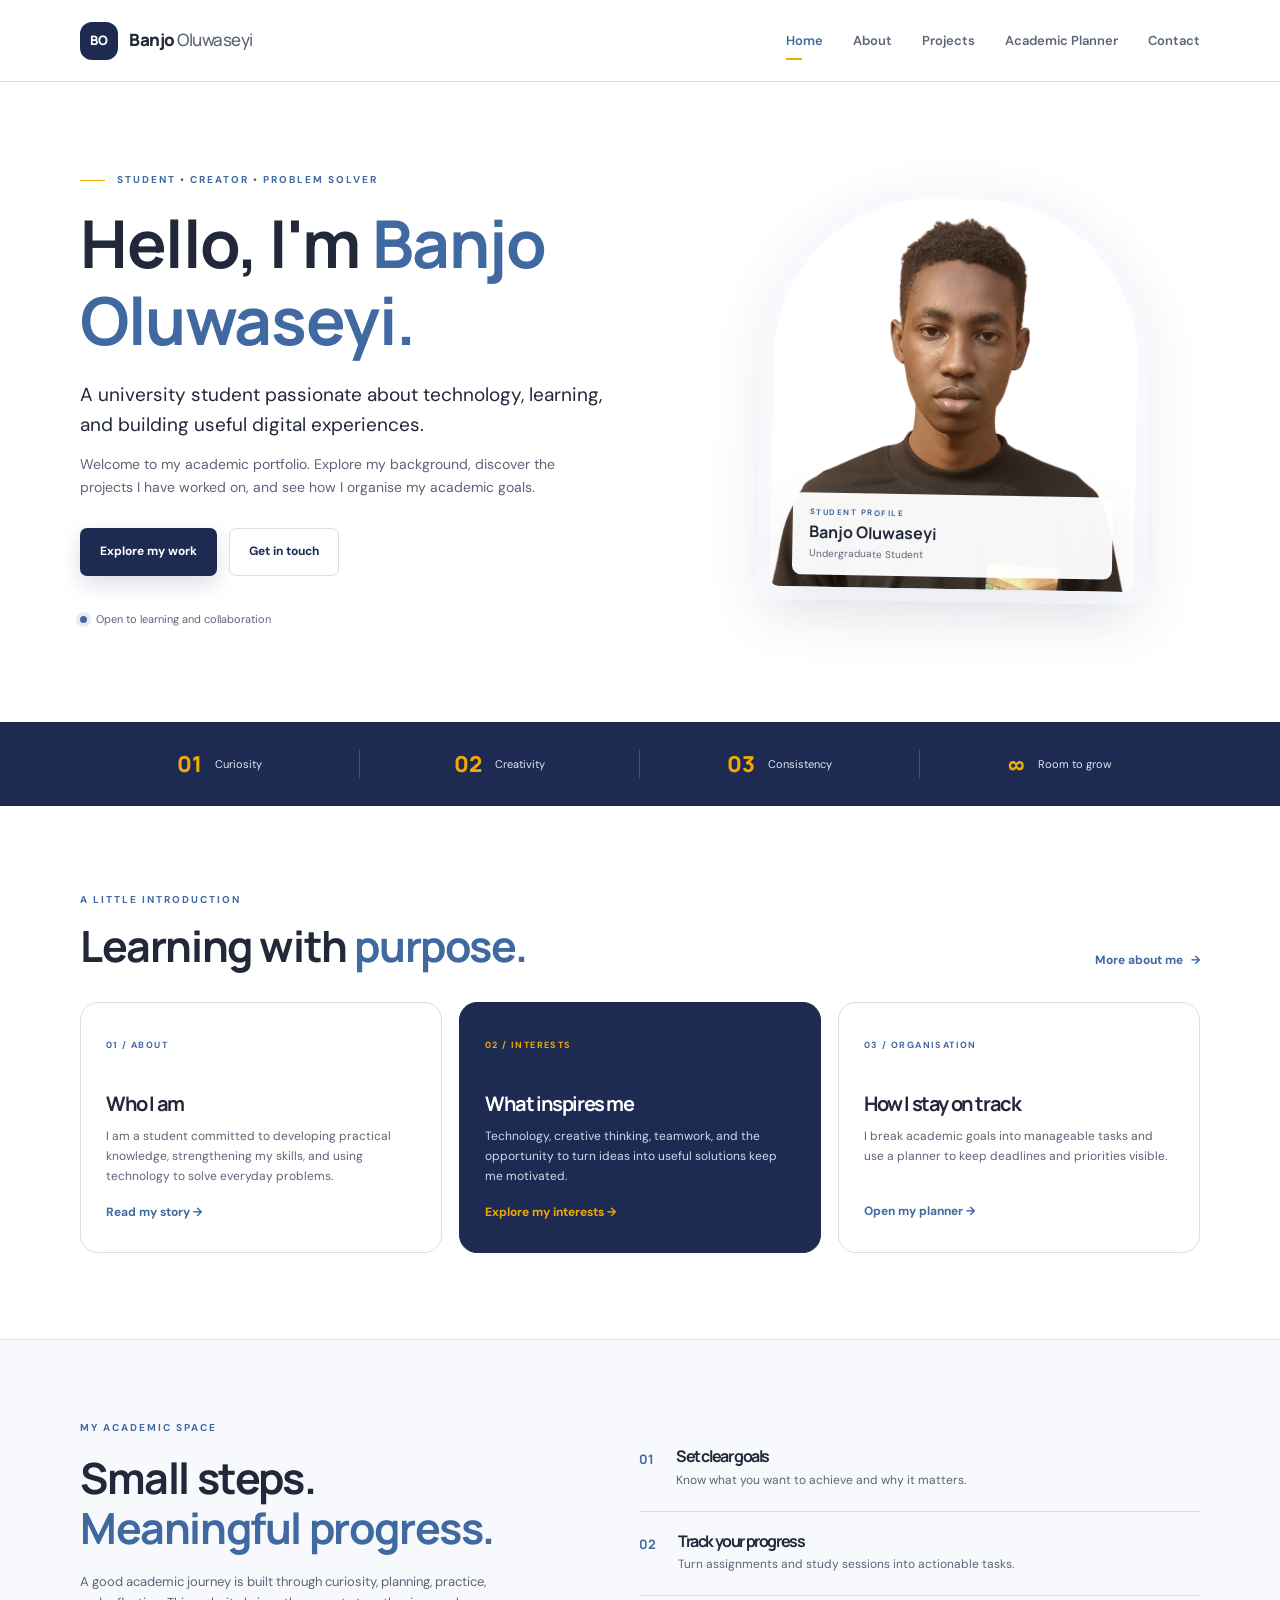
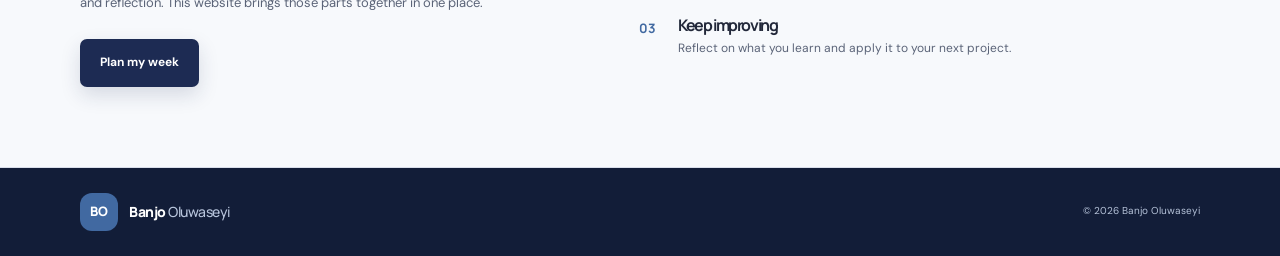
<file: index.html>
<!DOCTYPE html>
<html lang="en">
<head>
  <meta charset="UTF-8">
  <meta name="viewport" content="width=device-width, initial-scale=1.0">
  <meta name="description" content="A personal student portfolio and academic management website.">
  <title>Home | My Portfolio</title>
  <link rel="stylesheet" href="assets/css/style.css">
  <script src="assets/js/main.js" defer></script>
</head>
<body>
  <a class="skip-link" href="#main">Skip to content</a>
  <header class="site-header">
    <nav class="nav container" aria-label="Main navigation">
      <a class="brand" href="index.html"><span class="brand-mark">BO</span><span>Banjo<span class="brand-light"> Oluwaseyi</span></span></a>
      <button class="menu-toggle" aria-label="Open navigation menu" aria-expanded="false"><span></span><span></span><span></span></button>
      <ul class="nav-links">
        <li><a class="active" href="index.html">Home</a></li>
        <li><a href="about.html">About</a></li>
        <li><a href="projects.html">Projects</a></li>
        <li><a href="planner.html">Academic Planner</a></li>
        <li><a href="contact.html">Contact</a></li>
      </ul>
    </nav>
  </header>

  <main id="main">
    <section class="hero container">
      <div class="hero-copy">
        <p class="eyebrow"><span class="eyebrow-line"></span> STUDENT • CREATOR • PROBLEM SOLVER</p>
        <h1>Hello, I'm <span class="accent">Banjo Oluwaseyi.</span></h1>
        <p class="hero-lead">A university student passionate about technology, learning, and building useful digital experiences.</p>
        <p class="muted">Welcome to my academic portfolio. Explore my background, discover the projects I have worked on, and see how I organise my academic goals.</p>
        <div class="hero-actions">
          <a class="btn btn-primary" href="projects.html">Explore my work</a>
          <a class="btn btn-outline" href="contact.html">Get in touch</a>
        </div>
        <div class="hero-meta"><span class="status-dot"></span> Open to learning and collaboration</div>
      </div>
      <div class="hero-visual">
        <div class="photo-frame">
          <img src="assets/images/passport.png" >
          <div class="photo-caption"><span class="caption-label">STUDENT PROFILE</span><strong>Banjo Oluwaseyi</strong><span>Undergraduate Student</span></div>
        </div>
        
    </section>

    <section class="stats-band">
      <div class="container stats-grid">
        <div><strong>01</strong><span>Curiosity</span></div>
        <div><strong>02</strong><span>Creativity</span></div>
        <div><strong>03</strong><span>Consistency</span></div>
        <div><strong>∞</strong><span>Room to grow</span></div>
      </div>
    </section>

    <section class="section container">
      <div class="section-heading">
        <div><p class="eyebrow">A LITTLE INTRODUCTION</p><h2>Learning with <span class="accent">purpose.</span></h2></div>
        <a class="text-link" href="about.html">More about me <span aria-hidden="true">→</span></a>
      </div>
      <div class="intro-grid">
        <div class="intro-card">
          <span class="card-index">01 / ABOUT</span>
          <h3>Who I am</h3>
          <p>I am a student committed to developing practical knowledge, strengthening my skills, and using technology to solve everyday problems.</p>
          <a class="text-link" href="about.html">Read my story →</a>
        </div>
        <div class="intro-card intro-card-dark">
          <span class="card-index">02 / INTERESTS</span>
          <h3>What inspires me</h3>
          <p>Technology, creative thinking, teamwork, and the opportunity to turn ideas into useful solutions keep me motivated.</p>
          <a class="text-link light-link" href="about.html#interests">Explore my interests →</a>
        </div>
        <div class="intro-card">
          <span class="card-index">03 / ORGANISATION</span>
          <h3>How I stay on track</h3>
          <p>I break academic goals into manageable tasks and use a planner to keep deadlines and priorities visible.</p>
          <a class="text-link" href="planner.html">Open my planner →</a>
        </div>
      </div>
    </section>

    <section class="feature-section">
      <div class="container feature-grid">
        <div>
          <p class="eyebrow">MY ACADEMIC SPACE</p>
          <h2>Small steps.<br><span class="accent">Meaningful progress.</span></h2>
          <p class="muted">A good academic journey is built through curiosity, planning, practice, and reflection. This website brings those parts together in one place.</p>
          <a class="btn btn-primary" href="planner.html">Plan my week</a>
        </div>
        <div class="feature-list">
          <div class="feature-item"><span class="feature-count">01</span><div><h3>Set clear goals</h3><p>Know what you want to achieve and why it matters.</p></div></div>
          <div class="feature-item"><span class="feature-count">02</span><div><h3>Track your progress</h3><p>Turn assignments and study sessions into actionable tasks.</p></div></div>
          <div class="feature-item"><span class="feature-count">03</span><div><h3>Keep improving</h3><p>Reflect on what you learn and apply it to your next project.</p></div></div>
        </div>
      </div>
    </section>
  </main>

  <footer class="site-footer"><div class="container footer-inner"><a class="brand footer-brand" href="index.html"><span class="brand-mark">BO</span><span>Banjo<span class="brand-light"> Oluwaseyi</span></span></a><span>© <span data-year></span> Banjo Oluwaseyi</span></div></footer>
</body>
</html>
</file>
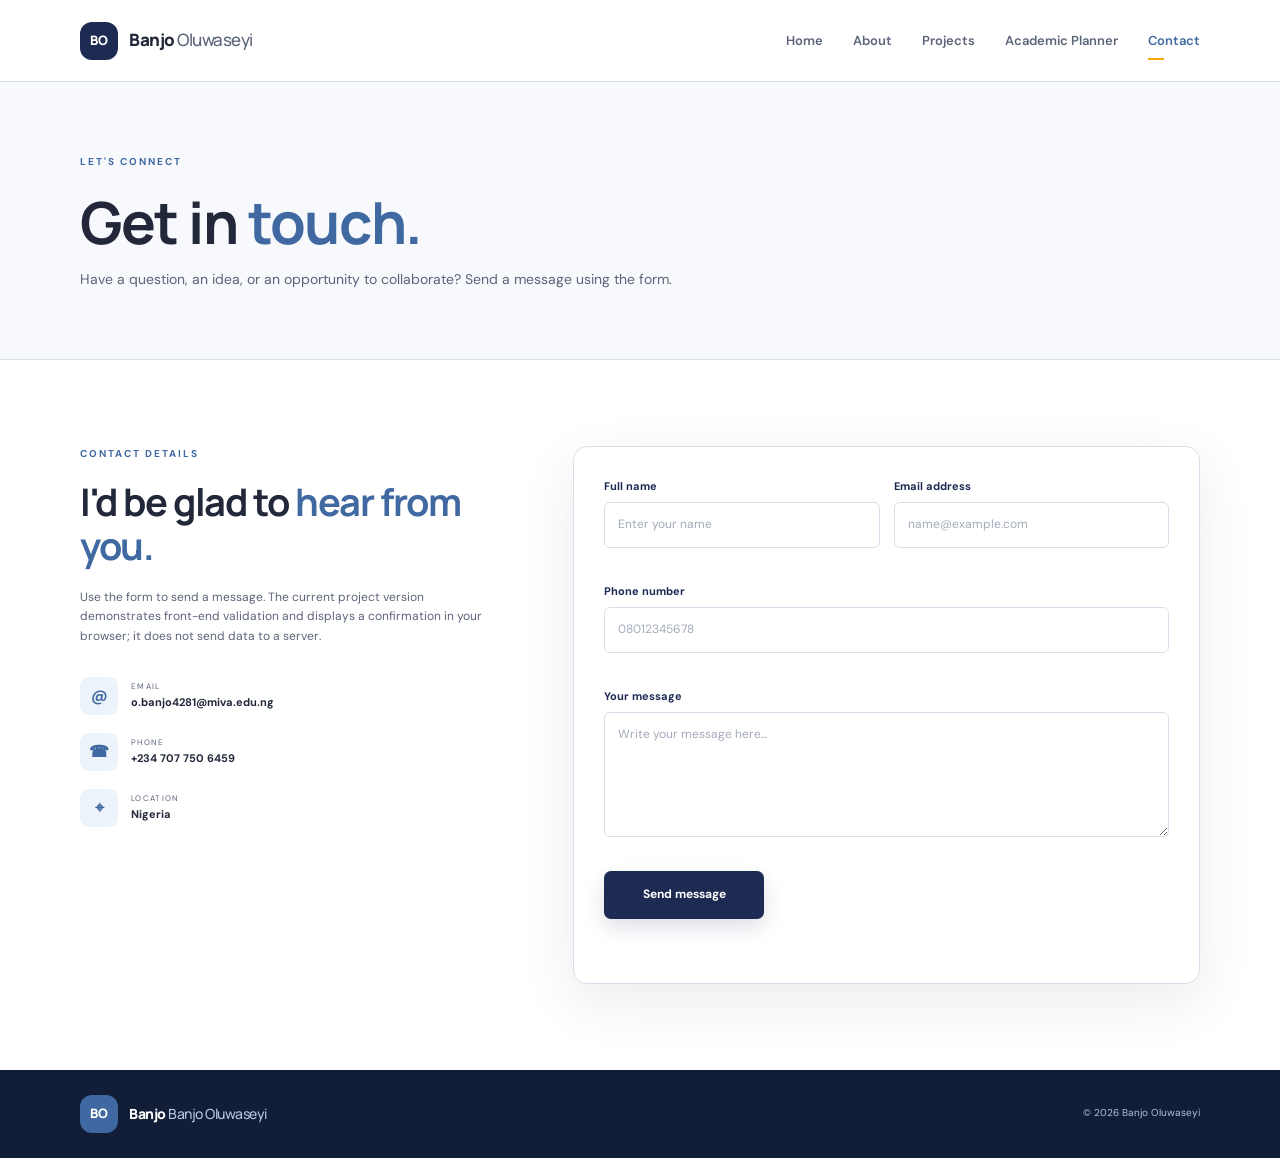
<file: contact.html>
<!DOCTYPE html>
<html lang="en">
<head>
    <meta charset="UTF-8">
    <meta name="viewport" content="width=device-width, initial-scale=1.0">
    <meta name="description" content="Contact the student behind this portfolio.">
    <title>Contact | My Portfolio</title>

    <link rel="stylesheet" href="assets/css/style.css">
    <script src="assets/js/main.js" defer></script>
</head>

<body>

    <a class="skip-link" href="#main">Skip to content</a>

    <header class="site-header">
        <nav class="nav container" aria-label="Main navigation">

            <a class="brand" href="index.html">
                <span class="brand-mark">BO</span>
                <span>Banjo<span class="brand-light"> Oluwaseyi</span></span>
            </a>

            <button class="menu-toggle" aria-label="Open navigation menu" aria-expanded="false">
                <span></span>
                <span></span>
                <span></span>
            </button>

            <ul class="nav-links">
                <li><a href="index.html">Home</a></li>
                <li><a href="about.html">About</a></li>
                <li><a href="projects.html">Projects</a></li>
                <li><a href="planner.html">Academic Planner</a></li>
                <li><a class="active" href="contact.html">Contact</a></li>
            </ul>

        </nav>
    </header>

    <main id="main">

        <section class="page-hero">
            <div class="container">
                <p class="eyebrow">LET'S CONNECT</p>
                <h1>Get in <span class="accent">touch.</span></h1>
                <p>
                    Have a question, an idea, or an opportunity to collaborate?
                    Send a message using the form.
                </p>
            </div>
        </section>

        <section class="section container contact-layout">

            <div class="contact-intro">

                <p class="eyebrow">CONTACT DETAILS</p>

                <h2>I'd be glad to <span class="accent">hear from you.</span></h2>

                <p class="muted">
                    Use the form to send a message. The current project version
                    demonstrates front-end validation and displays a confirmation
                    in your browser; it does not send data to a server.
                </p>

                <div class="contact-detail">
                    <span class="contact-icon">@</span>
                    <div>
                        <small>EMAIL</small>
                        <strong>o.banjo4281@miva.edu.ng</strong>
                    </div>
                </div>

                <div class="contact-detail">
                    <span class="contact-icon">☎</span>
                    <div>
                        <small>PHONE</small>
                        <strong>+234 707 750 6459</strong>
                    </div>
                </div>

                <div class="contact-detail">
                    <span class="contact-icon">⌖</span>
                    <div>
                        <small>LOCATION</small>
                        <strong>Nigeria</strong>
                    </div>
                </div>

            </div>

            <div class="contact-form-card">

                <form id="contactForm" novalidate>

                    <div class="form-row">

                        <div class="form-field">
                            <label for="name">Full name</label>
                            <input
                                type="text"
                                id="name"
                                name="name"
                                placeholder="Enter your name"
                                required
                            >
                            <small class="field-error" id="nameError"></small>
                        </div>

                        <div class="form-field">
                            <label for="email">Email address</label>
                            <input
                                type="email"
                                id="email"
                                name="email"
                                placeholder="name@example.com"
                                required
                            >
                            <small class="field-error" id="emailError"></small>
                        </div>

                    </div>

                    <div class="form-field">
                        <label for="phone">Phone number</label>
                        <input
                            type="tel"
                            id="phone"
                            name="phone"
                            placeholder="08012345678"
                            inputmode="numeric"
                            maxlength="11"
                            minlength="11"
                            pattern="[0-9]{11}"
                            required
                        >
                        <small class="field-error" id="phoneError"></small>
                    </div>

                    <div class="form-field">
                        <label for="message">Your message</label>
                        <textarea
                            id="message"
                            name="message"
                            rows="5"
                            placeholder="Write your message here..."
                            required
                        ></textarea>
                        <small class="field-error" id="messageError"></small>
                    </div>

                    <button class="btn btn-primary submit-btn" type="submit">
                        Send message
                    </button>

                    <p
                        id="contactStatus"
                        class="form-message"
                        role="status"
                        aria-live="polite"
                    ></p>

                </form>

            </div>

        </section>

    </main>

    <footer class="site-footer">
        <div class="container footer-inner">

            <a class="brand footer-brand" href="index.html">
                <span class="brand-mark">BO</span>
                <span>Banjo<span class="brand-light"> Banjo Oluwaseyi</span></span>
            </a>

            <span>
                © <span data-year></span> Banjo Oluwaseyi
            </span>

        </div>
    </footer>

</body>
</html>
</file>
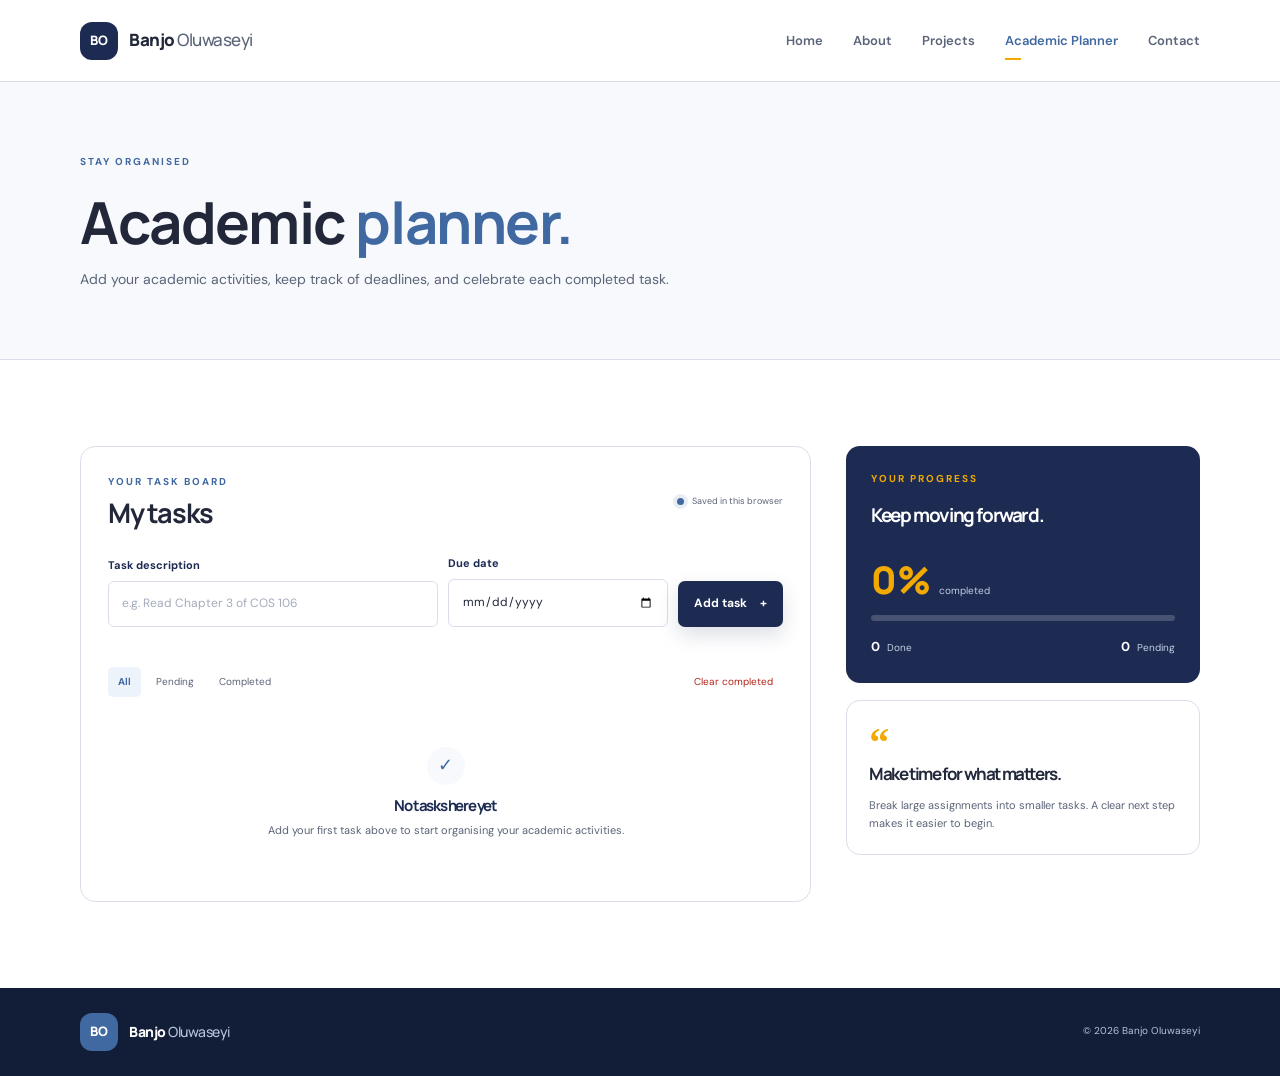
<file: planner.html>
<!DOCTYPE html>
<html lang="en">
<head><meta charset="UTF-8"><meta name="viewport" content="width=device-width, initial-scale=1.0"><meta name="description" content="Organise academic tasks with an interactive student planner."><title>Academic Planner | Student Portfolio</title><link rel="stylesheet" href="assets/css/style.css"><script src="assets/js/main.js" defer></script></head>
<body><a class="skip-link" href="#main">Skip to content</a>
<header class="site-header"><nav class="nav container" aria-label="Main navigation"><a class="brand" href="index.html"><span class="brand-mark">BO</span><span>Banjo<span class="brand-light"> Oluwaseyi</span></span></a><button class="menu-toggle" aria-label="Open navigation menu" aria-expanded="false"><span></span><span></span><span></span></button><ul class="nav-links"><li><a href="index.html">Home</a></li><li><a href="about.html">About</a></li><li><a href="projects.html">Projects</a></li><li><a class="active" href="planner.html">Academic Planner</a></li><li><a href="contact.html">Contact</a></li></ul></nav></header>
<main id="main">
<section class="page-hero"><div class="container"><p class="eyebrow">STAY ORGANISED</p><h1>Academic <span class="accent">planner.</span></h1><p>Add your academic activities, keep track of deadlines, and celebrate each completed task.</p></div></section>
<section class="section container planner-layout">
<div class="planner-main">
<div class="planner-heading"><div><p class="eyebrow">YOUR TASK BOARD</p><h2>My tasks</h2></div><span class="saved-label"><span class="status-dot"></span> Saved in this browser</span></div>
<form id="taskForm" class="task-form" novalidate>
<div class="form-field task-input-field"><label for="taskTitle">Task description</label><input id="taskTitle" name="taskTitle" type="text" placeholder="e.g. Read Chapter 3 of COS 106" maxlength="100" required></div>
<div class="form-field"><label for="taskDate">Due date</label><input id="taskDate" name="taskDate" type="date"></div>
<button class="btn btn-primary add-task-btn" type="submit">Add task <span aria-hidden="true">+</span></button>
</form>
<p id="taskMessage" class="form-message" aria-live="polite"></p>
<div class="task-toolbar"><div class="filter-tabs" role="group" aria-label="Filter tasks"><button class="filter-btn active" type="button" data-filter="all">All</button><button class="filter-btn" type="button" data-filter="active">Pending</button><button class="filter-btn" type="button" data-filter="completed">Completed</button></div><button id="clearCompleted" class="subtle-button" type="button">Clear completed</button></div>
<ul id="taskList" class="task-list" aria-live="polite"></ul>
<div id="emptyState" class="empty-state"><div class="empty-icon">✓</div><h3>No tasks here yet</h3><p>Add your first task above to start organising your academic activities.</p></div>
</div>
<aside class="planner-aside"><div class="progress-card"><p class="eyebrow">YOUR PROGRESS</p><h3>Keep moving forward.</h3><div class="progress-number"><strong id="progressPercent">0%</strong><span>completed</span></div><div class="progress-track"><span id="progressBar"></span></div><div class="progress-stats"><span><strong id="completedCount">0</strong> Done</span><span><strong id="pendingCount">0</strong> Pending</span></div></div><div class="tip-card"><span class="tip-mark">“</span><h3>Make time for what matters.</h3><p>Break large assignments into smaller tasks. A clear next step makes it easier to begin.</p></div></aside>
</section>
</main>
<footer class="site-footer"><div class="container footer-inner"><a class="brand footer-brand" href="index.html"><span class="brand-mark">BO</span><span>Banjo<span class="brand-light"> Oluwaseyi</span></span></a><span>© <span data-year></span> Banjo Oluwaseyi</span></div></footer></body></html>
</file>
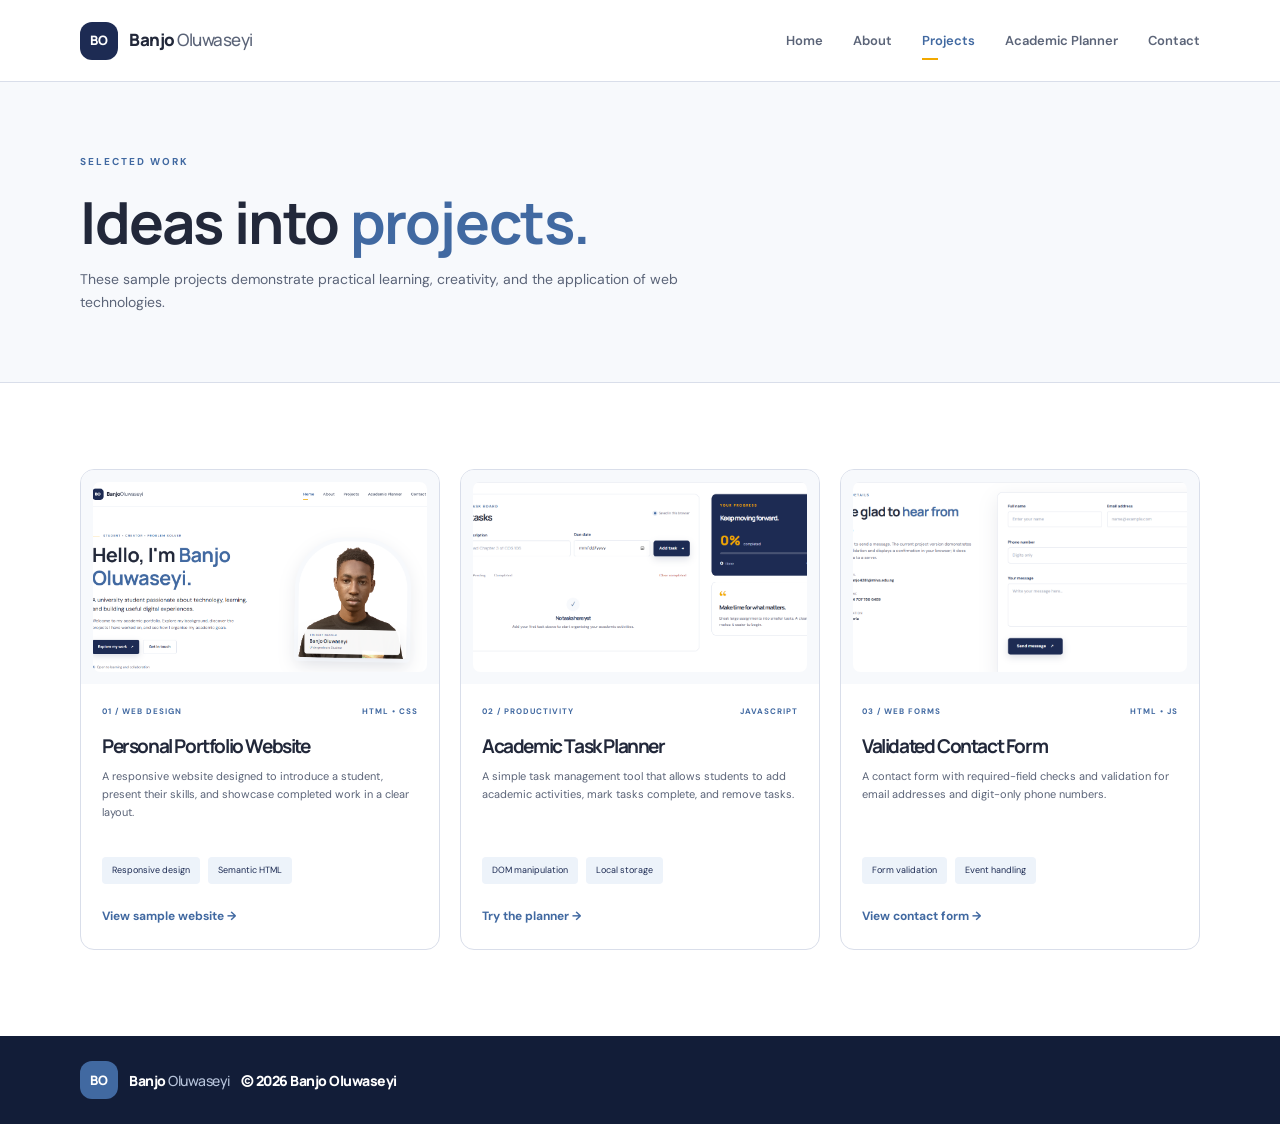
<file: projects.html>
<!DOCTYPE html>
<html lang="en">
<head><meta charset="UTF-8"><meta name="viewport" content="width=device-width, initial-scale=1.0"><meta name="description" content="A selection of student projects and practical work."><title>Projects | My Portfolio</title><link rel="stylesheet" href="assets/css/style.css"><script src="assets/js/main.js" defer></script></head>
<body><a class="skip-link" href="#main">Skip to content</a>
<header class="site-header"><nav class="nav container" aria-label="Main navigation"><a class="brand" href="index.html"><span class="brand-mark">BO</span><span>Banjo<span class="brand-light"> Oluwaseyi</span></span></a><button class="menu-toggle" aria-label="Open navigation menu" aria-expanded="false"><span></span><span></span><span></span></button><ul class="nav-links"><li><a href="index.html">Home</a></li><li><a href="about.html">About</a></li><li><a class="active" href="projects.html">Projects</a></li><li><a href="planner.html">Academic Planner</a></li><li><a href="contact.html">Contact</a></li></ul></nav></header>
<main id="main">
<section class="page-hero"><div class="container"><p class="eyebrow">SELECTED WORK</p><h1>Ideas into <span class="accent">projects.</span></h1><p>These sample projects demonstrate practical learning, creativity, and the application of web technologies.</p></div></section>
<section class="section container"><div class="projects-grid">
<article class="project-card"><a class="project-image" href="assets/images/project-portfolio.png" target="_blank" rel="noopener"><img src="assets/images/project-portfolio.png" alt="Portfolio website project preview"></a><div class="project-content"><div class="project-meta"><span>01 / WEB DESIGN</span><span>HTML • CSS</span></div><h2>Personal Portfolio Website</h2><p>A responsive website designed to introduce a student, present their skills, and showcase completed work in a clear layout.</p><div class="tag-list"><span>Responsive design</span><span>Semantic HTML</span></div><a class="text-link" href="index.html">View sample website →</a></div></article>
<article class="project-card"><a class="project-image" href="assets/images/project-planner.png" target="_blank" rel="noopener"><img src="assets/images/project-planner.png" alt="Academic planner project preview"></a><div class="project-content"><div class="project-meta"><span>02 / PRODUCTIVITY</span><span>JAVASCRIPT</span></div><h2>Academic Task Planner</h2><p>A simple task management tool that allows students to add academic activities, mark tasks complete, and remove tasks.</p><div class="tag-list"><span>DOM manipulation</span><span>Local storage</span></div><a class="text-link" href="planner.html">Try the planner →</a></div></article>
<article class="project-card"><a class="project-image" href="assets/images/project-contact.png" target="_blank" rel="noopener"><img src="assets/images/project-contact.png" alt="Contact form project preview"></a><div class="project-content"><div class="project-meta"><span>03 / WEB FORMS</span><span>HTML • JS</span></div><h2>Validated Contact Form</h2><p>A contact form with required-field checks and validation for email addresses and digit-only phone numbers.</p><div class="tag-list"><span>Form validation</span><span>Event handling</span></div><a class="text-link" href="contact.html">View contact form →</a></div></article>
</div>
</section>
</main>
<footer class="site-footer"><div class="container footer-inner"><a class="brand footer-brand" href="index.html"><span class="brand-mark">BO</span><span>Banjo<span class="brand-light"> Oluwaseyi</span></span><span>© <span data-year></span> Banjo Oluwaseyi</span></div></footer></body></html>
</file>
<file: assets/css/style.css>
@import url('https://fonts.googleapis.com/css2?family=DM+Sans:wght@400;500;600;700&family=Manrope:wght@400;500;600;700;800&display=swap');

:root {
    --ink: #1d2b53;
    --paper: #f7f9fc;
    --card: #ffffff;
    --amber: #f2a900;
    --blue: #4169a1;
    --text: #22283a;
    --muted: #5b6478;
    --line: #d9deea;
    --danger: #b42318;
    --green: var(--blue);
    --green-dark: var(--ink);
    --mint: #edf3fa;
    --cream: var(--paper);
    --white: #ffffff;
    --gold: var(--amber);
    --shadow: 0 18px 55px rgba(29, 43, 83, .09);
    --radius: 18px;
}

* {
    box-sizing: border-box;
}

html {
    scroll-behavior: smooth;
}

body {
    margin: 0;
    background: var(--card);
    color: var(--text);
    font-family: "DM Sans", Arial, sans-serif;
    line-height: 1.65;
}

img {
    display: block;
    max-width: 100%;
}

a {
    color: inherit;
    text-decoration: none;
}

button,
input,
textarea {
    font: inherit;
}

button,
a {
    -webkit-tap-highlight-color: transparent;
}

.container {
    width: min(1120px, calc(100% - 48px));
    margin-inline: auto;
}

.skip-link {
    position: absolute;
    left: -999px;
    top: 10px;
    background: var(--ink);
    color: white;
    padding: 10px 15px;
    z-index: 100;
}

.skip-link:focus {
    left: 10px;
}

.site-header {
    height: 82px;
    border-bottom: 1px solid var(--line);
    background: rgba(255,255,255,.96);
    position: sticky;
    top: 0;
    z-index: 20;
    backdrop-filter: blur(12px);
}

.nav {
    height: 100%;
    display: flex;
    align-items: center;
    justify-content: space-between;
}

.brand {
    display: inline-flex;
    align-items: center;
    gap: 11px;
    font-family: Manrope, sans-serif;
    font-size: 17px;
    font-weight: 800;
    letter-spacing: -.5px;
}

.brand-mark {
    display: grid;
    place-items: center;
    width: 38px;
    height: 38px;
    border-radius: 12px;
    background: var(--ink);
    color: white;
    font-size: 13px;
    letter-spacing: 0;
}

.brand-light {
    font-weight: 500;
    color: var(--muted);
}

.nav-links {
    display: flex;
    align-items: center;
    gap: 30px;
    list-style: none;
    margin: 0;
    padding: 0;
}

.nav-links a {
    font-size: 13px;
    font-weight: 600;
    color: var(--muted);
    transition: color .2s;
}

.nav-links a:hover,
.nav-links a.active {
    color: var(--blue);
}

.nav-links a.active {
    position: relative;
}

.nav-links a.active:after {
    content: "";
    height: 2px;
    width: 16px;
    background: var(--amber);
    position: absolute;
    bottom: -11px;
    left: 0;
}

.menu-toggle {
    display: none;
    border: 0;
    background: transparent;
    padding: 8px;
    cursor: pointer;
}

.menu-toggle span {
    display: block;
    width: 23px;
    height: 2px;
    background: var(--ink);
    margin: 5px;
}

.hero {
    display: grid;
    grid-template-columns: 1.05fr .95fr;
    align-items: center;
    gap: 75px;
    padding-top: 86px;
    padding-bottom: 90px;
    min-height: 610px;
}

.eyebrow {
    font-size: 10px;
    font-weight: 700;
    letter-spacing: 2px;
    color: var(--blue);
    margin: 0 0 17px;
}

.eyebrow-line {
    display: inline-block;
    width: 25px;
    height: 1px;
    background: var(--amber);
    vertical-align: middle;
    margin-right: 8px;
}

h1, h2, h3, p {
    margin-top: 0;
}

h1, h2, h3 {
    font-family: Manrope, sans-serif;
    letter-spacing: -1.4px;
    line-height: 1.16;
}

h1 {
    font-size: clamp(42px, 5.4vw, 66px);
    margin-bottom: 22px;
}

h2 {
    font-size: clamp(30px, 4vw, 43px);
    margin-bottom: 16px;
}

h3 {
    font-size: 20px;
    margin-bottom: 12px;
}

.accent {
    color: var(--blue);
}

.hero-lead {
    font-size: 19px;
    line-height: 1.55;
    max-width: 540px;
    color: var(--text);
    margin-bottom: 14px;
}

.muted {
    color: var(--muted);
}

.hero-copy > .muted {
    max-width: 510px;
    font-size: 14px;
}

.hero-actions {
    display: flex;
    gap: 12px;
    flex-wrap: wrap;
    margin-top: 29px;
}

.btn {
    display: inline-flex;
    align-items: center;
    justify-content: center;
    gap: 13px;
    border-radius: 7px;
    padding: 13px 19px;
    font-size: 12px;
    font-weight: 700;
    border: 1px solid transparent;
    cursor: pointer;
    transition: transform .2s, background .2s, box-shadow .2s;
}

.btn:hover {
    transform: translateY(-2px);
}

.btn-primary {
    background: var(--ink);
    color: white;
    box-shadow: 0 8px 20px rgba(29,43,83,.15);
}

.btn-primary:hover {
    background: var(--blue);
}

.btn-outline {
    border-color: var(--line);
    color: var(--ink);
    background: white;
}

.btn-outline:hover {
    border-color: var(--blue);
    color: var(--blue);
}

.hero-meta {
    margin-top: 34px;
    font-size: 11px;
    color: var(--muted);
    display: flex;
    align-items: center;
    gap: 9px;
}

.status-dot {
    display: inline-block;
    width: 7px;
    height: 7px;
    background: var(--blue);
    border-radius: 50%;
    box-shadow: 0 0 0 4px rgba(65,105,161,.12);
}

.hero-visual {
    position: relative;
    max-width: 440px;
    margin-inline: auto;
    width: 100%;
    padding: 18px 22px 30px 28px;
}

.photo-frame {
    position: relative;
    background: var(--paper);
    padding: 13px;
    border-radius: 170px 170px 15px 15px;
    box-shadow: var(--shadow);
    transform: rotate(1deg);
}

.photo-frame > img {
    width: 100%;
    height: 390px;
    object-fit: cover;
    border-radius: 160px 160px 9px 9px;
}

.photo-caption {
    position: absolute;
    bottom: 25px;
    left: 35px;
    right: 35px;
    background: rgba(255,255,255,.96);
    padding: 13px 17px;
    border-radius: 9px;
    display: flex;
    flex-direction: column;
    box-shadow: var(--shadow);
}

.photo-caption strong {
    font-family: Manrope;
    font-size: 16px;
}

.photo-caption > span:last-child {
    font-size: 10px;
    color: var(--muted);
}

.caption-label {
    font-size: 8px;
    letter-spacing: 1.5px;
    color: var(--blue);
    font-weight: 700;
}

.floating-note {
    position: absolute;
    background: white;
    border: 1px solid var(--line);
    border-radius: 10px;
    padding: 12px 15px;
    display: flex;
    align-items: center;
    gap: 10px;
    box-shadow: var(--shadow);
    font-size: 11px;
}

.floating-note strong,
.floating-note small {
    display: block;
}

.floating-note small {
    font-size: 9px;
    color: var(--muted);
}

.note-top {
    right: -25px;
    top: 65px;
}

.note-bottom {
    left: -25px;
    bottom: 60px;
}

.note-icon {
    width: 28px;
    height: 28px;
    display: grid;
    place-items: center;
    background: #fff5dc;
    color: #9a6a00;
    border-radius: 8px;
    font-size: 17px;
}

.note-number {
    font-family: Manrope;
    font-size: 18px;
    color: var(--blue);
    font-weight: 800;
}

.stats-band {
    background: var(--ink);
    color: white;
}

.stats-grid {
    display: grid;
    grid-template-columns: repeat(4, 1fr);
    padding: 27px 0;
}

.stats-grid div {
    display: flex;
    align-items: center;
    justify-content: center;
    gap: 13px;
    border-right: 1px solid #ffffff2c;
}

.stats-grid div:last-child {
    border: 0;
}

.stats-grid strong {
    font: 800 22px Manrope;
    color: var(--amber);
}

.stats-grid span {
    font-size: 11px;
    color: #e2e7f2;
}

.section {
    padding-top: 86px;
    padding-bottom: 86px;
}

.section-heading {
    display: flex;
    align-items: end;
    justify-content: space-between;
    gap: 20px;
    margin-bottom: 32px;
}

.section-heading .eyebrow {
    margin-bottom: 12px;
}

.section-heading h2 {
    margin-bottom: 0;
}

.text-link {
    font-size: 12px;
    font-weight: 700;
    color: var(--blue);
    white-space: nowrap;
}

.text-link span {
    margin-left: 5px;
}

.intro-grid {
    display: grid;
    grid-template-columns: repeat(3, 1fr);
    gap: 17px;
}

.intro-card {
    padding: 27px 25px;
    border: 1px solid var(--line);
    border-radius: var(--radius);
    min-height: 235px;
    transition: transform .25s, box-shadow .25s;
    background: white;
}

.intro-card:hover,
.project-card:hover {
    transform: translateY(-5px);
    box-shadow: var(--shadow);
}

.card-index {
    font-size: 9px;
    letter-spacing: 1.4px;
    color: var(--blue);
    font-weight: 700;
}

.intro-card h3 {
    margin-top: 35px;
}

.intro-card p {
    font-size: 12px;
    color: var(--muted);
    min-height: 58px;
}

.intro-card-dark {
    background: var(--ink);
    color: white;
    border-color: var(--ink);
}

.intro-card-dark .card-index {
    color: var(--amber);
}

.intro-card-dark p {
    color: #d1d9e9;
}

.light-link {
    color: var(--amber);
}

.feature-section {
    background: var(--paper);
    border-block: 1px solid var(--line);
}

.feature-grid {
    display: grid;
    grid-template-columns: .9fr 1.1fr;
    gap: 100px;
    padding-top: 80px;
    padding-bottom: 80px;
    align-items: center;
}

.feature-grid h2 {
    margin-bottom: 18px;
}

.feature-grid .muted {
    font-size: 13px;
    max-width: 410px;
    margin-bottom: 25px;
}

.feature-list {
    display: grid;
    gap: 0;
}

.feature-item {
    display: flex;
    gap: 22px;
    padding: 20px 0;
    border-bottom: 1px solid var(--line);
}

.feature-item:last-child {
    border: 0;
}

.feature-count {
    font: 700 13px Manrope;
    color: var(--blue);
    padding-top: 3px;
}

.feature-item h3 {
    font-size: 16px;
    margin-bottom: 5px;
}

.feature-item p {
    font-size: 12px;
    color: var(--muted);
    margin: 0;
}

.site-footer {
    background: #121d38;
    color: #dbe3f1;
    padding: 25px 0;
}

.footer-inner {
    display: flex;
    align-items: center;
    justify-content: space-between;
    gap: 20px;
}

.footer-brand {
    color: white;
    font-size: 14px;
}

.footer-brand .brand-light {
    color: #b8c5dc;
}

.footer-brand .brand-mark {
    background: var(--blue);
}

.footer-inner p,
.footer-inner > span {
    font-size: 10px;
    color: #b6c3d9;
    margin: 0;
}

.page-hero {
    background: var(--paper);
    padding: 72px 0 68px;
    border-bottom: 1px solid var(--line);
}

.page-hero h1 {
    font-size: clamp(40px, 5vw, 58px);
    margin-bottom: 13px;
}

.page-hero p:last-child {
    max-width: 610px;
    color: var(--muted);
    font-size: 14px;
    margin-bottom: 0;
}

.about-layout {
    display: grid;
    grid-template-columns: .75fr 1.25fr;
    gap: 75px;
    align-items: center;
}

.about-image {
    position: relative;
    background: var(--paper);
    padding: 15px;
    border-radius: 150px 150px 14px 14px;
}

.about-image img {
    height: 360px;
    width: 100%;
    object-fit: cover;
    border-radius: 140px 140px 8px 8px;
}

.image-label {
    position: absolute;
    bottom: 30px;
    left: 50%;
    transform: translateX(-50%);
    background: white;
    padding: 8px 14px;
    border-radius: 4px;
    white-space: nowrap;
    font-size: 8px;
    letter-spacing: 1.4px;
    font-weight: 700;
    color: var(--blue);
}

.about-copy p:not(.eyebrow) {
    font-size: 13px;
    color: var(--muted);
}

.detail-chips,
.tag-list {
    display: flex;
    gap: 8px;
    flex-wrap: wrap;
    margin-top: 20px;
}

.detail-chips span,
.tag-list span {
    font-size: 10px;
    background: #edf3fa;
    color: var(--ink);
    padding: 6px 10px;
    border-radius: 4px;
}

.section-soft {
    background: var(--paper);
    border-block: 1px solid var(--line);
}

.table-wrap {
    overflow-x: auto;
    border: 1px solid var(--line);
    border-radius: 12px;
    background: white;
}

table {
    width: 100%;
    border-collapse: collapse;
    text-align: left;
    min-width: 620px;
}

th,
td {
    padding: 16px 19px;
    border-bottom: 1px solid var(--line);
    font-size: 12px;
}

th {
    background: var(--paper);
    color: var(--ink);
    font-size: 10px;
    text-transform: uppercase;
    letter-spacing: 1px;
}

tbody tr:last-child td {
    border-bottom: 0;
}

.table-status {
    color: var(--blue);
    background: #edf3fa;
    padding: 5px 8px;
    border-radius: 4px;
    font-size: 10px;
}

.small-note {
    font-size: 10px;
    color: #8992a4;
    margin-top: 12px;
}

.skills-grid {
    display: grid;
    grid-template-columns: repeat(2, 1fr);
    gap: 20px;
}

.skill-card {
    border: 1px solid var(--line);
    padding: 21px;
    border-radius: 12px;
}

.skill-top {
    display: flex;
    align-items: center;
    justify-content: space-between;
}

.skill-top h3 {
    font-size: 16px;
    margin: 0;
}

.skill-top span {
    font-size: 10px;
    color: var(--muted);
}

.skill-track,
.progress-track {
    height: 6px;
    background: #e8edf4;
    border-radius: 20px;
    overflow: hidden;
    margin: 17px 0 11px;
}

.skill-track span,
.progress-track span {
    display: block;
    height: 100%;
    background: var(--blue);
    border-radius: 20px;
}

.skill-card p {
    font-size: 11px;
    color: var(--muted);
    margin: 0;
}

.split-content {
    display: grid;
    grid-template-columns: .85fr 1.15fr;
    gap: 90px;
    align-items: start;
}

.split-content .muted {
    font-size: 13px;
}

.interest-list > div {
    display: flex;
    gap: 20px;
    border-bottom: 1px solid var(--line);
    padding: 0 0 17px;
    margin-bottom: 17px;
}

.interest-list > div:last-child {
    border: 0;
    margin: 0;
}

.interest-list > div > span {
    font: 700 13px Manrope;
    color: var(--blue);
}

.interest-list p {
    font-size: 12px;
    color: var(--muted);
    margin: 0;
}

.interest-list strong {
    color: var(--ink);
    font-size: 13px;
}

.media-section {
    padding-top: 75px;
    padding-bottom: 85px;
}

.media-heading {
    margin-bottom: 25px;
    max-width: 600px;
}

.media-heading p:last-child {
    font-size: 12px;
}

.audio-frame {
    position: relative;
    display: flex;
    align-items: center;
    gap: 25px;
    padding: 30px;
    background: linear-gradient(135deg, #f7f9fc, #edf3fa);
    border: 1px solid var(--line);
    border-radius: 18px;
    box-shadow: 0 12px 35px rgba(29,43,83,.06);
    overflow: hidden;
}

.audio-frame::before {
    content: "";
    position: absolute;
    top: 0;
    left: 0;
    width: 5px;
    height: 100%;
    background: var(--amber);
}

.audio-icon {
    width: 75px;
    height: 75px;
    min-width: 75px;
    display: grid;
    place-items: center;
    background: var(--ink);
    color: white;
    border-radius: 16px;
    font-size: 28px;
}

.audio-content {
    flex: 1;
    min-width: 0;
}

.audio-content h3 {
    font-size: 19px;
    color: var(--ink);
    margin-bottom: 6px;
}

.audio-content p {
    font-size: 12px;
    color: var(--muted);
    margin-bottom: 17px;
}

.audio-frame audio,
.audio-player {
    display: block;
    width: 100%;
    max-width: 100%;
    height: 45px;
}

.audio-label {
    display: inline-block;
    font-size: 9px;
    font-weight: 700;
    letter-spacing: 1.5px;
    color: var(--blue);
    text-transform: uppercase;
    margin-bottom: 8px;
}

.projects-grid {
    display: grid;
    grid-template-columns: repeat(3, 1fr);
    gap: 20px;
}

.project-card {
    border: 1px solid var(--line);
    border-radius: 14px;
    overflow: hidden;
    transition: transform .25s, box-shadow .25s;
    background: white;
}

.project-image {
    display: block;
    background: var(--paper);
    padding: 12px;
}

.project-image img {
    width: 100%;
    height: 190px;
    object-fit: cover;
    border-radius: 7px;
}

.project-content {
    padding: 21px;
}

.project-meta {
    display: flex;
    justify-content: space-between;
    gap: 10px;
    color: var(--blue);
    font-size: 8px;
    letter-spacing: 1px;
    font-weight: 700;
}

.project-content h2 {
    font-size: 19px;
    margin: 17px 0 10px;
}

.project-content p {
    font-size: 11px;
    color: var(--muted);
    min-height: 75px;
}

.project-content .tag-list {
    margin: 15px 0 18px;
}

.project-content .tag-list span {
    font-size: 9px;
}

.project-note {
    margin-top: 25px;
    padding: 17px 20px;
    background: var(--paper);
    border-left: 3px solid var(--amber);
    font-size: 11px;
    color: var(--muted);
}

.planner-layout {
    display: grid;
    grid-template-columns: 1.55fr .75fr;
    gap: 35px;
    align-items: start;
}

.planner-main {
    border: 1px solid var(--line);
    border-radius: 15px;
    padding: 27px;
}

.planner-heading {
    display: flex;
    align-items: center;
    justify-content: space-between;
    gap: 12px;
    margin-bottom: 25px;
}

.planner-heading .eyebrow {
    margin-bottom: 7px;
}

.planner-heading h2 {
    font-size: 27px;
    margin: 0;
}

.saved-label {
    font-size: 9px;
    color: var(--muted);
    display: flex;
    align-items: center;
    gap: 8px;
}

.task-form {
    display: grid;
    grid-template-columns: 1.5fr 1fr auto;
    align-items: end;
    gap: 10px;
}

.form-field {
    display: flex;
    flex-direction: column;
    gap: 7px;
    margin-bottom: 15px;
}

.form-field label {
    font-size: 11px;
    font-weight: 700;
    color: var(--ink);
}

.form-field input,
.form-field textarea {
    width: 100%;
    border: 1px solid var(--line);
    border-radius: 6px;
    padding: 12px 13px;
    outline: none;
    background: white;
    font-size: 12px;
    color: var(--text);
    transition: border .2s, box-shadow .2s;
}

.form-field input:focus,
.form-field textarea:focus {
    border-color: var(--blue);
    box-shadow: 0 0 0 3px rgba(65,105,161,.12);
}

.form-field input::placeholder,
.form-field textarea::placeholder {
    color: #a3aaba;
}

.task-input-field {
    margin: 0;
}

.task-form .form-field {
    margin: 0;
}

.add-task-btn {
    padding: 12px 15px;
    white-space: nowrap;
}

.form-message {
    font-size: 11px;
    min-height: 16px;
    margin: 9px 0;
    color: var(--muted);
}

.error-message,
.field-error {
    color: var(--danger);
}

.success-message {
    color: var(--blue);
}

.task-toolbar {
    display: flex;
    justify-content: space-between;
    align-items: center;
    margin: 15px 0;
}

.filter-tabs {
    display: flex;
    gap: 5px;
}

.filter-btn,
.subtle-button {
    border: 0;
    background: transparent;
    padding: 7px 10px;
    color: var(--muted);
    font-size: 10px;
    cursor: pointer;
    border-radius: 5px;
}

.filter-btn.active {
    background: #edf3fa;
    color: var(--blue);
    font-weight: 700;
}

.subtle-button {
    color: var(--danger);
}

.task-list {
    list-style: none;
    margin: 0;
    padding: 0;
    display: grid;
    gap: 9px;
}

.task-item {
    display: flex;
    align-items: center;
    gap: 12px;
    padding: 13px;
    border: 1px solid var(--line);
    border-radius: 8px;
}

.task-checkbox {
    width: 16px;
    height: 16px;
    accent-color: var(--blue);
    cursor: pointer;
    flex-shrink: 0;
}

.task-details {
    display: flex;
    flex-direction: column;
    gap: 2px;
    min-width: 0;
    flex: 1;
}

.task-title {
    font-size: 12px;
    font-weight: 600;
    overflow-wrap: anywhere;
}

.task-details small {
    font-size: 9px;
    color: var(--muted);
}

.task-item.is-complete .task-title {
    text-decoration: line-through;
    color: #8992a4;
}

.delete-task {
    border: 0;
    background: #fdf0ef;
    color: var(--danger);
    border-radius: 5px;
    padding: 6px 9px;
    font-size: 9px;
    cursor: pointer;
}

.empty-state {
    text-align: center;
    padding: 35px 15px;
    color: var(--muted);
}

.empty-state[hidden] {
    display: none;
}

.empty-icon {
    width: 38px;
    height: 38px;
    border-radius: 50%;
    background: var(--paper);
    color: var(--blue);
    display: grid;
    place-items: center;
    margin: 0 auto 12px;
    font-size: 18px;
}

.empty-state h3 {
    font-size: 15px;
    color: var(--ink);
    margin-bottom: 6px;
}

.empty-state p {
    font-size: 11px;
    margin: 0;
}

.planner-aside {
    display: grid;
    gap: 17px;
}

.progress-card {
    background: var(--ink);
    color: white;
    border-radius: 14px;
    padding: 25px;
}

.progress-card .eyebrow {
    color: var(--amber);
}

.progress-card h3 {
    font-size: 19px;
    max-width: 190px;
}

.progress-number {
    display: flex;
    align-items: baseline;
    gap: 8px;
    margin-top: 27px;
}

.progress-number strong {
    font: 800 38px Manrope;
    color: var(--amber);
}

.progress-number span {
    font-size: 10px;
    color: #c3cde0;
}

.progress-track {
    background: #ffffff30;
    margin: 10px 0 15px;
}

.progress-track span {
    background: var(--amber);
    width: 0;
    transition: width .3s;
}

.progress-stats {
    display: flex;
    justify-content: space-between;
    color: #c6d0e2;
    font-size: 10px;
}

.progress-stats strong {
    color: white;
    font-size: 13px;
    margin-right: 4px;
}

.tip-card {
    padding: 22px;
    border: 1px solid var(--line);
    border-radius: 14px;
}

.tip-mark {
    font: 700 40px Georgia;
    color: var(--amber);
    line-height: 1;
}

.tip-card h3 {
    font-size: 17px;
}

.tip-card p {
    font-size: 11px;
    color: var(--muted);
    margin: 0;
}

.contact-layout {
    display: grid;
    grid-template-columns: .8fr 1.2fr;
    gap: 75px;
    align-items: start;
}

.contact-intro h2 {
    font-size: 38px;
}

.contact-intro > .muted {
    font-size: 12px;
    margin: 20px 0 30px;
}

.contact-detail {
    display: flex;
    align-items: center;
    gap: 13px;
    margin: 18px 0;
}

.contact-icon {
    display: grid;
    place-items: center;
    width: 38px;
    height: 38px;
    border-radius: 9px;
    background: #edf3fa;
    color: var(--blue);
    font-weight: 700;
}

.contact-detail small,
.contact-detail strong {
    display: block;
}

.contact-detail small {
    font-size: 8px;
    letter-spacing: 1.3px;
    color: var(--muted);
}

.contact-detail strong {
    font-size: 11px;
}

.contact-form-card {
    padding: 30px;
    border: 1px solid var(--line);
    border-radius: 14px;
    box-shadow: var(--shadow);
}

.form-row {
    display: grid;
    grid-template-columns: 1fr 1fr;
    gap: 14px;
}

.field-error {
    font-size: 9px;
    min-height: 12px;
}

.submit-btn {
    min-width: 160px;
}

@media(max-width:850px) {
    .hero {
        gap: 35px;
        padding-top: 65px;
    }

    .nav-links {
        gap: 17px;
    }

    .feature-grid {
        gap: 45px;
    }

    .about-layout,
    .contact-layout {
        gap: 40px;
    }

    .projects-grid {
        grid-template-columns: repeat(2, 1fr);
    }

    .planner-layout {
        grid-template-columns: 1fr;
    }

    .planner-aside {
        grid-template-columns: 1fr 1fr;
    }

    .contact-layout {
        grid-template-columns: 1fr 1.2fr;
    }
}

@media(max-width:650px) {
    .container {
        width: min(100% - 34px, 540px);
    }

    .site-header {
        height: 70px;
    }

    .menu-toggle {
        display: block;
    }

    .nav-links {
        display: none;
        position: absolute;
        top: 69px;
        left: 0;
        right: 0;
        background: white;
        border-bottom: 1px solid var(--line);
        padding: 15px 22px 22px;
        box-shadow: 0 15px 20px rgba(29,43,83,.05);
        flex-direction: column;
        align-items: stretch;
        gap: 0;
    }

    .nav-links.show {
        display: flex;
    }

    .nav-links li a {
        display: block;
        padding: 11px 4px;
    }

    .nav-links a.active:after {
        display: none;
    }

    .hero {
        grid-template-columns: 1fr;
        padding-top: 55px;
        padding-bottom: 60px;
        gap: 25px;
    }

    .hero-copy {
        order: 1;
    }

    .hero-visual {
        order: 0;
        max-width: 330px;
    }

    .photo-frame > img {
        height: 300px;
    }

    .note-top {
        right: -5px;
        top: 45px;
    }

    .note-bottom {
        left: -8px;
        bottom: 40px;
    }

    .hero h1 {
        font-size: 43px;
    }

    .hero-lead {
        font-size: 16px;
    }

    .stats-grid {
        grid-template-columns: repeat(2, 1fr);
        row-gap: 20px;
    }

    .stats-grid div:nth-child(2) {
        border: 0;
    }

    .stats-grid div {
        justify-content: flex-start;
        padding-left: 10px;
    }

    .section {
        padding-top: 60px;
        padding-bottom: 60px;
    }

    .section-heading {
        align-items: flex-start;
        flex-direction: column;
    }

    .intro-grid {
        grid-template-columns: 1fr;
    }

    .intro-card {
        min-height: 0;
    }

    .intro-card h3 {
        margin-top: 22px;
    }

    .intro-card p {
        min-height: 0;
    }

    .feature-grid {
        grid-template-columns: 1fr;
        gap: 28px;
        padding-top: 60px;
        padding-bottom: 60px;
    }

    .footer-inner {
        flex-wrap: wrap;
    }

    .footer-inner p {
        order: 3;
        width: 100%;
    }

    .page-hero {
        padding: 52px 0;
    }

    .about-layout,
    .split-content,
    .contact-layout {
        grid-template-columns: 1fr;
        gap: 30px;
    }

    .about-image {
        max-width: 330px;
        margin: auto;
    }

    .about-image img {
        height: 300px;
    }

    .skills-grid {
        grid-template-columns: 1fr;
    }

    .projects-grid {
        grid-template-columns: 1fr;
    }

    .project-image img {
        height: 210px;
    }

    .planner-main {
        padding: 18px;
    }

    .task-form {
        grid-template-columns: 1fr 1fr;
    }

    .task-input-field {
        grid-column: 1 / -1;
    }

    .add-task-btn {
        grid-column: 1 / -1;
    }

    .planner-aside {
        grid-template-columns: 1fr;
    }

    .planner-heading {
        align-items: flex-start;
        flex-direction: column;
    }

    .contact-form-card {
        padding: 20px;
    }

    .form-row {
        grid-template-columns: 1fr;
        gap: 0;
    }

    .contact-intro h2 {
        font-size: 33px;
    }

    .audio-frame {
        flex-direction: column;
        align-items: flex-start;
        padding: 23px;
        gap: 17px;
    }

    .audio-icon {
        width: 60px;
        height: 60px;
        min-width: 60px;
        border-radius: 13px;
    }

    .audio-content {
        width: 100%;
    }

    .audio-frame audio,
    .audio-player {
        width: 100%;
    }
}
.audio-icon svg {
    width: 32px;
    height: 32px;
    stroke-width: 1.8;
}
</file>
